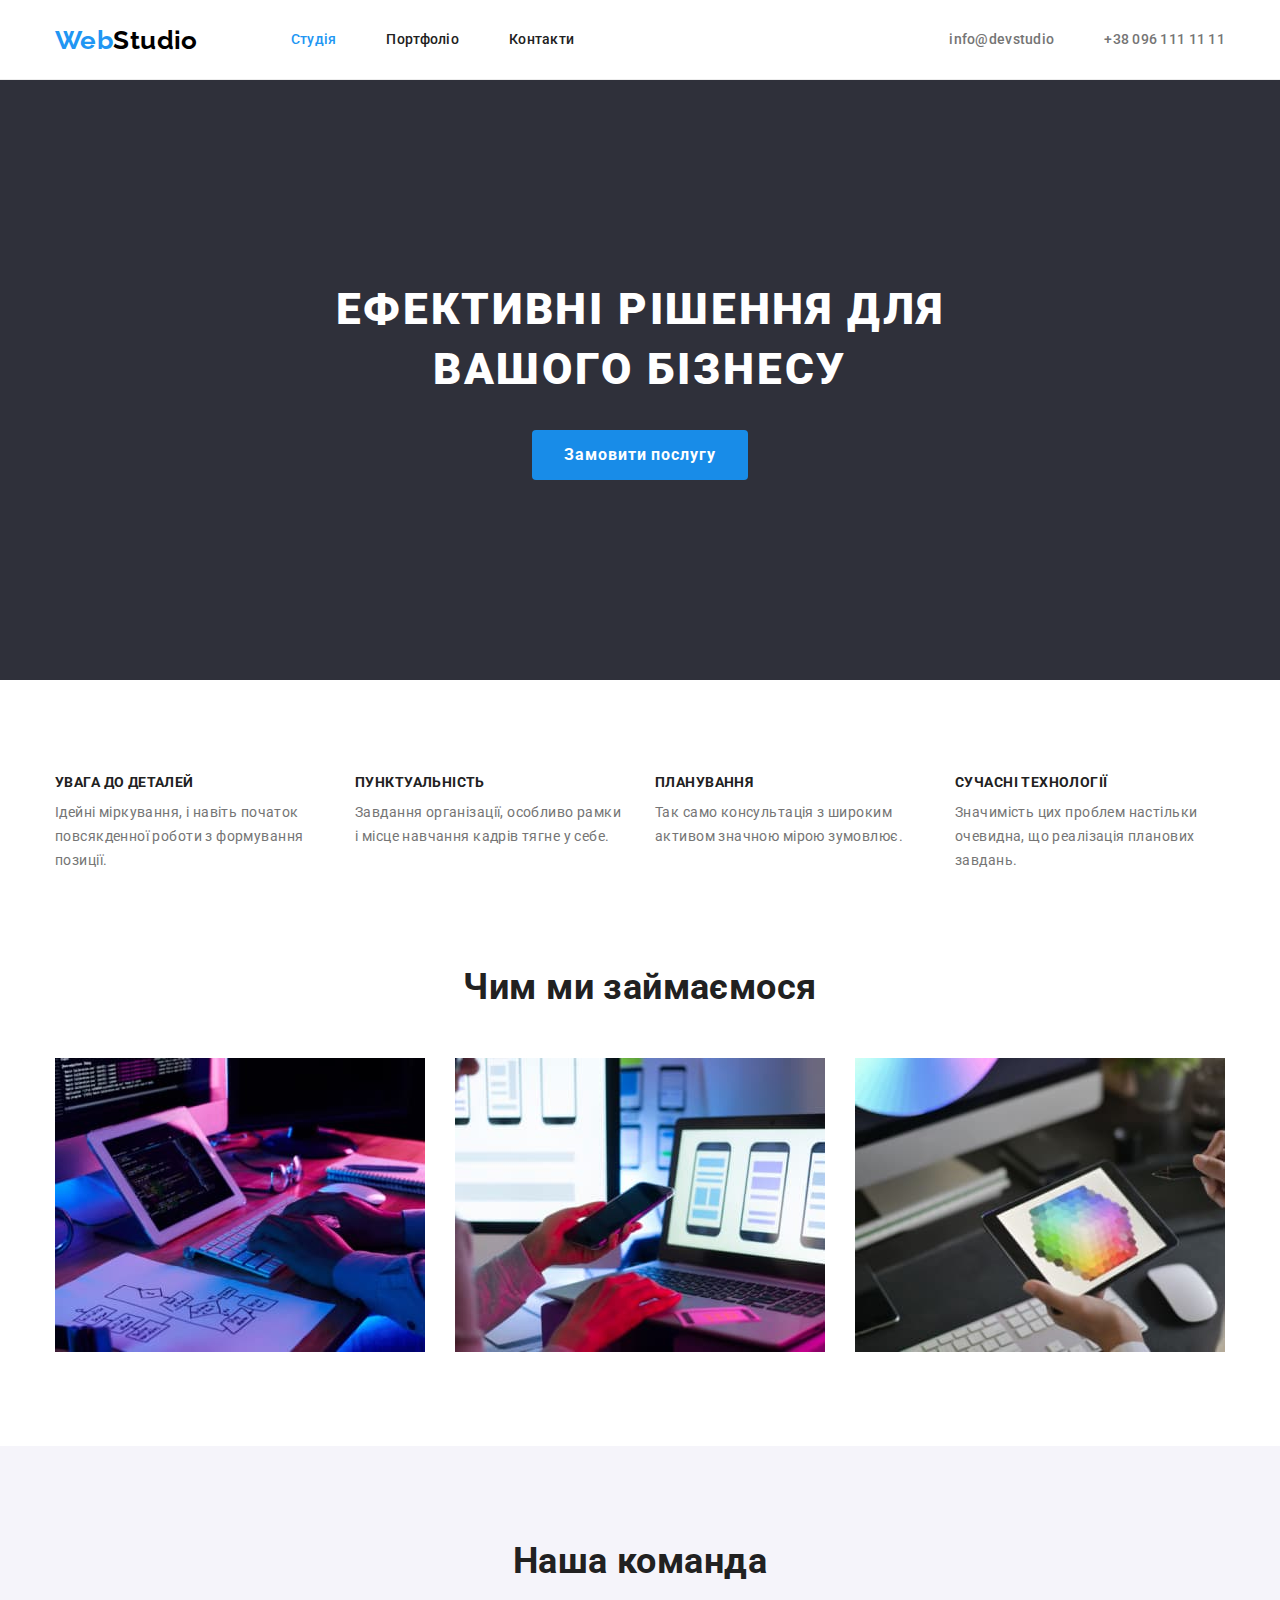
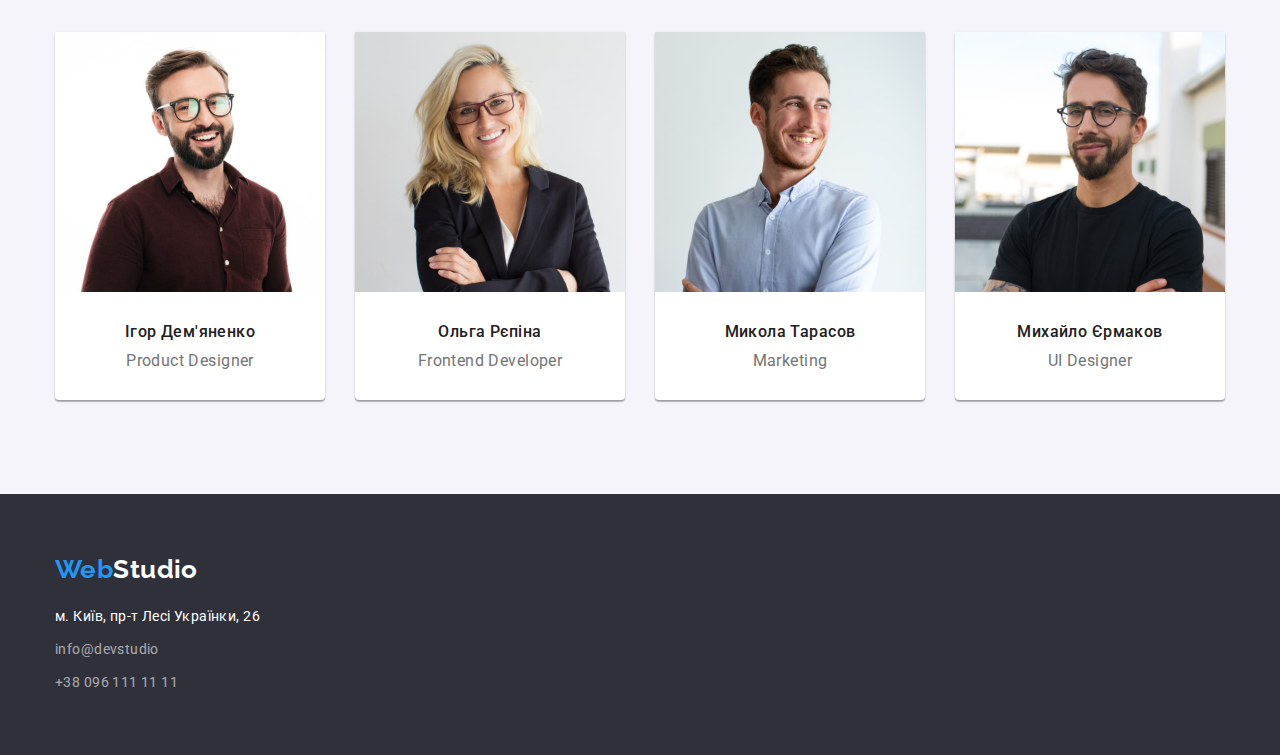
<file: index.html>
<!DOCTYPE html>
<html lang="uk">

<head>
    <meta charset="UTF-8">
    <meta http-equiv="X-UA-Compatible" content="IE=edge">
    <meta name="viewport" content="width=device-width, initial-scale=1.0">
    <title>Third home work</title>
    <link rel="preconnect" href="https://fonts.googleapis.com">
    <link rel="preconnect" href="https://fonts.gstatic.com" crossorigin>
    <link rel="stylesheet"
        href="https://fonts.googleapis.com/css2?family=Raleway:wght@700&family=Roboto:wght@400;500;700;900&display=swap">
    <link rel="stylesheet" href="./CSS/modern-normalize.css">
    <link rel="stylesheet" href="./CSS/styles.css">
</head>

<body>
    <header class="page-header">
        <div class="container header-container">
            <a class="logo" href="./" title="logo"><span class="logo-web">Web</span>Studio</a>
            <nav>
                <ul class="list site-nav">
                    <li class="item"><a class="link-nav current " href="./" title="Студія">Студія</a></li>
                    <li class="item"><a class="link-nav" href="./portfolio.html" title="Портфоліо">Портфоліо</a></li>
                    <li class="item"><a class="link-nav" href="" title="Контакти">Контакти</a></li>
                </ul>
            </nav>
            <ul class="list site-contact">
                <li class="item"><a class="link-adr" href="mailto:info@devstudio"
                        title="надіслати листа">info@devstudio</a></li>
                <li class="item"><a class="link-adr" href="tel:+380961111111" title="зателефонувати">+38 096 111 11
                        11</a></li>
            </ul>
        </div>
    </header>
    <main>
        <!-- Шапка -->
        <section class="section main-banner">
            <div class="container">
                <h1 class="main-title">Ефективні рішення для<br> вашого бізнесу</h1>
                <button type="button" class="btn">Замовити послугу</button>
            </div>
        </section>
        <!-- Особливості -->
        <section class="section our-features">
            <div class="container">

                <h2 class="title-hide">Особливості</h2> <!-- ми це приберемо за допомогою CSS, підгедено у Репети  -->
                <ul class="features list">
                    <li class="card">
                        <h3 class="title">УВАГА ДО ДЕТАЛЕЙ</h3>
                        <p class="text">Ідейні міркування, і навіть початок повсякденної роботи з формування позиції.
                        </p>
                    </li>
                    <li class="card">
                        <h3 class="title">ПУНКТУАЛЬНІСТЬ</h3>
                        <p class="text">Завдання організації, особливо рамки і місце навчання кадрів тягне у себе.</p>
                    </li>
                    <li class="card">
                        <h3 class="title">ПЛАНУВАННЯ</h3>
                        <p class="text">Так само консультація з широким активом значною мірою зумовлює.</p>
                    </li>
                    <li class="card">
                        <h3 class="title">СУЧАСНІ ТЕХНОЛОГІЇ</h3>
                        <p class="text">Значимість цих проблем настільки очевидна, що реалізація планових завдань.</p>
                    </li>
                </ul>
            </div>
        </section>
        <!-- Чим ми займаємося -->
        <section class="section our-work">
            <div class="container">
                <h2 class="section-title">Чим ми займаємося</h2>
                <ul class="work list">
                    <li class="card">
                        <img src="./images/box_1.jpg" width="370" height="294" alt="Чим ми займаємося 1"
                            title="Чим ми займаємося 1">
                    </li>
                    <li class="card">
                        <img src="./images/box_2.jpg" width="370" height="294" alt="Чим ми займаємося 2"
                            title="Чим ми займаємося 2">
                    </li>
                    <li class="card">
                        <img src="./images/box_3.jpg" width="370" height="294" alt="Чим ми займаємося 3"
                            title="Чим ми займаємося 3">
                    </li>
                </ul>
            </div>
        </section>
        <!-- Наша команда -->
        <section class="section our-team">
            <div class="container">
                <h2 class="section-title">Наша команда</h2>
                <ul class="team list">
                    <li class="card">
                        <div class="card-img">
                            <img src="./images/igor.jpg" width="270" height="260" alt="Ігор Дем'яненко"
                                title="Ігор Дем'яненко">
                        </div>
                        <div class="card-content">
                            <h3 class="title">Ігор Дем'яненко</h3>
                            <p lang="en">Product Designer</p>
                        </div>
                    </li>
                    <li class="card">
                        <div class="card-img">
                            <img class="img-bottom" src="./images/olga.jpg" width="270" height="260" alt="Ольга Рєпіна"
                                title="Ольга Рєпіна">
                        </div>
                        <div class="card-content">
                            <h3 class="title">Ольга Рєпіна</h3>
                            <p lang="en">Frontend Developer</p>
                        </div>
                    </li>
                    <li class="card">
                        <div class="card-img">
                            <img class="img-bottom" src="./images/mykola.jpg" width="270" height="260"
                                alt="Микола Тарасов" title="Микола Тарасов">
                        </div>
                        <div class="card-content">
                            <h3 class="title">Микола Тарасов</h3>
                            <p lang="en">Marketing</p>
                        </div>
                    </li>
                    <li class="card">
                        <div class="card-img">
                            <img class="img-bottom" src="./images/mykhailo.jpg" width="270" height="260"
                                alt="Михайло Єрмаков" title="Михайло Єрмаков">
                        </div>
                        <div class="card-content">
                            <h3 class="title">Михайло Єрмаков</h3>
                            <p lang="en">UI Designer</p>
                        </div>
                    </li>
                </ul>
            </div>
        </section>
    </main>
    <footer class="page-footer">
        <div class="container">
            <a class="logo logo--alt" href="/" title="logo"><span class="logo-web">Web</span>Studio</a>
            <address>
                <ul class="list site-adr">
                    <li class="item"><a class="link-adr" href="https://goo.gl/maps/TaMpgBp5hJz27Ky7A"
                            title="показати на мапі" target="_blank" rel="noopener noreferrer">м. Київ, пр-т Лесі
                            Українки, 26</a></li>
                    <li class="item"><a class="link-cont" href="mailto:info@devstudio"
                            title="надіслати листа">info@devstudio</a>
                    </li>
                    <li class="item"><a class="link-cont" href="tel:+380961111111" title="зателефонувати">+38 096 111 11
                            11</a></li>
                </ul>
            </address>
        </div>
    </footer>
</body>

</html>
</file>
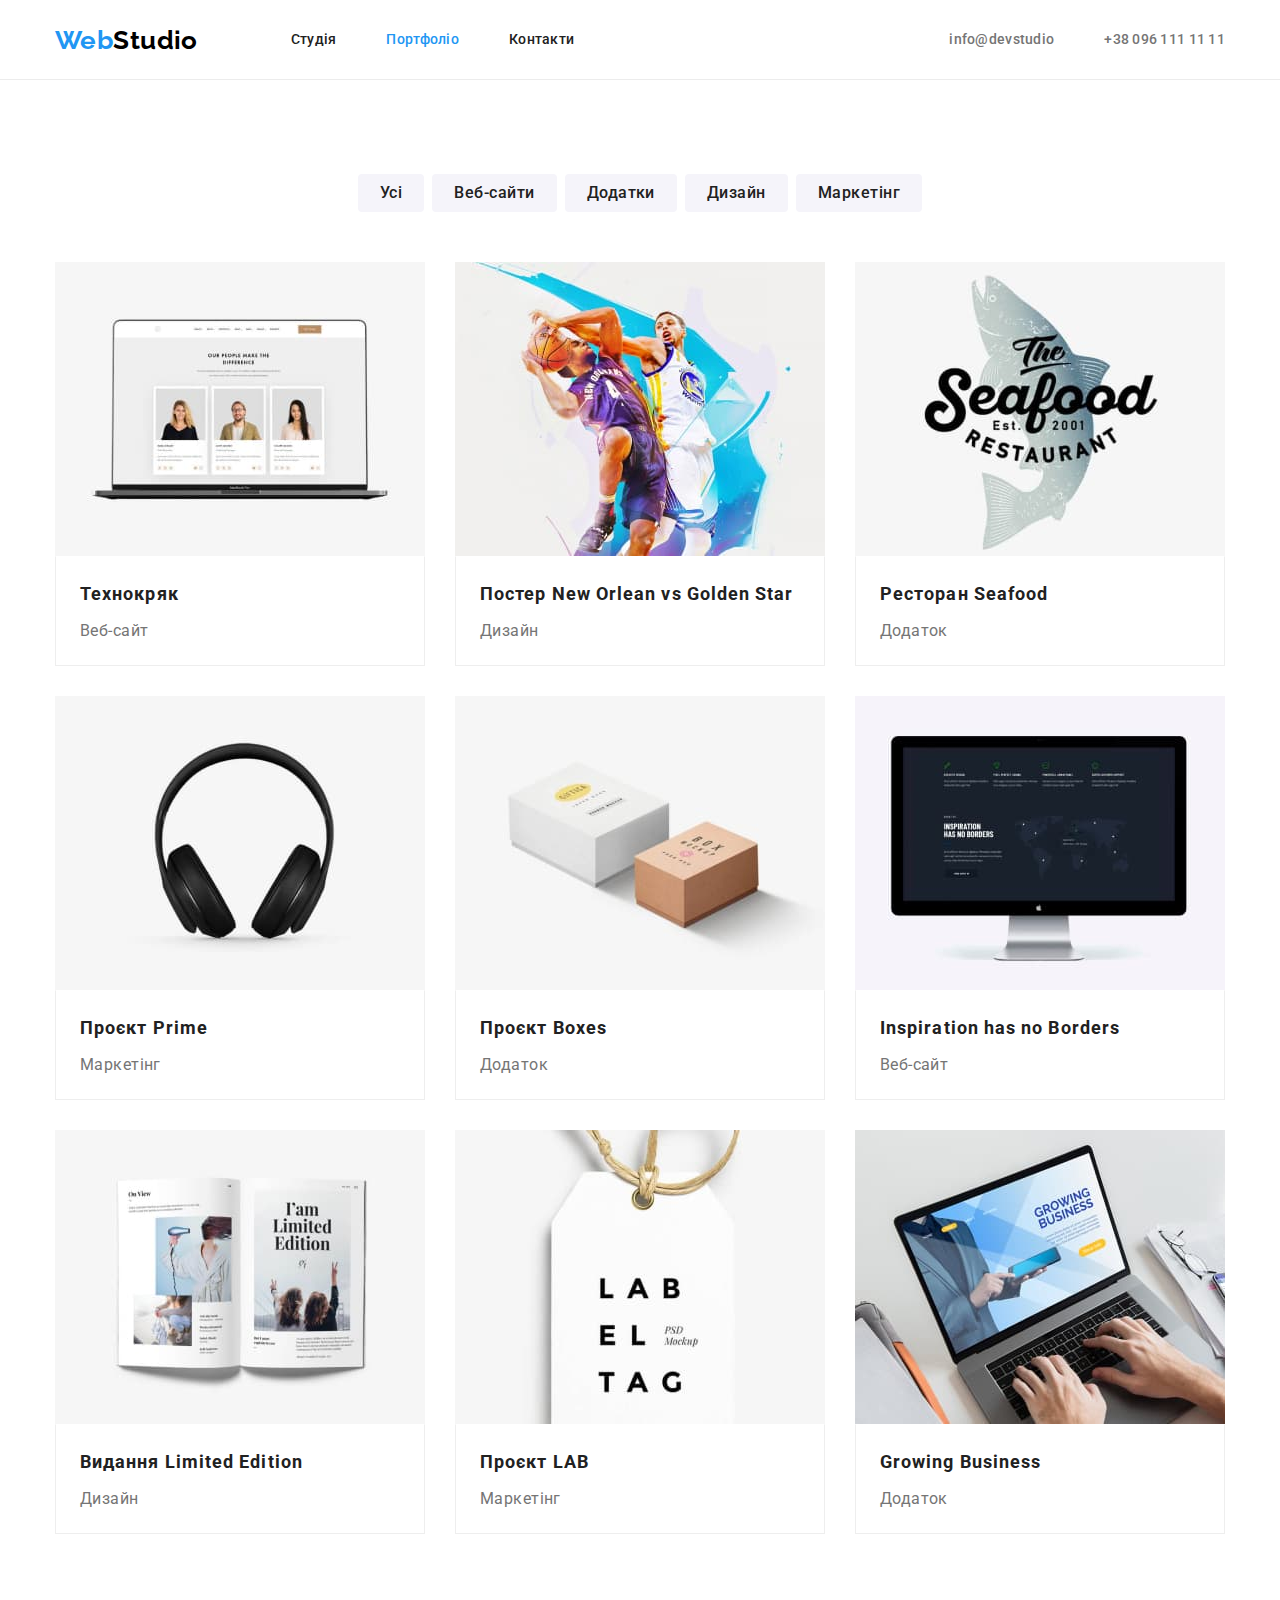
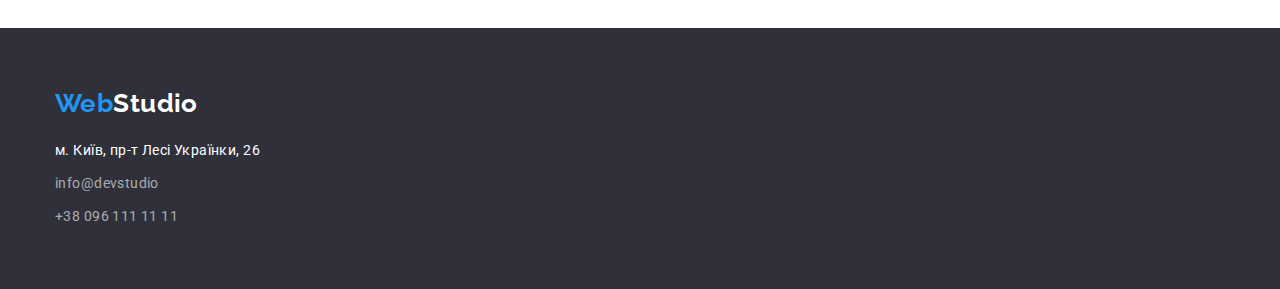
<file: portfolio.html>
<!DOCTYPE html>
<html lang="uk">

<head>
    <meta charset="UTF-8">
    <meta http-equiv="X-UA-Compatible" content="IE=edge">
    <meta name="viewport" content="width=device-width, initial-scale=1.0">
    <title>Third home work</title>
    <link rel="preconnect" href="https://fonts.googleapis.com">
    <link rel="preconnect" href="https://fonts.gstatic.com" crossorigin>
    <link rel="stylesheet"
        href="https://fonts.googleapis.com/css2?family=Raleway:wght@700&family=Roboto:wght@400;500;700;900&display=swap">
    <link rel="stylesheet" href="./CSS/modern-normalize.css">
    <link rel="stylesheet" href="./CSS/styles.css">
</head>

<body>
    <header class="page-header">
        <div class="container header-container">
            <a class="logo" href="./" title="logo"><span class="logo-web">Web</span>Studio</a>
            <nav>
                <ul class="list site-nav">
                    <li class="item"><a class="link-nav" href="./" title="Студія">Студія</a></li>
                    <li class="item"><a class="link-nav current" href="./portfolio.html" title="Портфоліо">Портфоліо</a>
                    </li>
                    <li class="item"><a class="link-nav" href="" title="Контакти">Контакти</a></li>
                </ul>
            </nav>
            <ul class="list site-contact">
                <li class="item"><a class="link-adr" href="mailto:info@devstudio"
                        title="надіслати листа">info@devstudio</a></li>
                <li class="item"><a class="link-adr" href="tel:+380961111111" title="зателефонувати">+38 096 111 11
                        11</a></li>
            </ul>
        </div>
    </header>
    <main>
        <!--  -->
        <section class="section">
            <h1 class="title-hide">Портфоліо</h1>
            <div class="container">
                <ul class="list filter">
                    <li class="item"><button type="button" class="btn">Усі</button></li>
                    <li class="item"><button type="button" class="btn">Веб-сайти</button></li>
                    <li class="item"><button type="button" class="btn">Додатки</button></li>
                    <li class="item"><button type="button" class="btn">Дизайн</button></li>
                    <li class="item"><button type="button" class="btn">Маркетінг</button></li>
                </ul>
            </div>

            <div class="container">
                <ul class="list cards">
                    <li class="card">
                        <div class="card-img">
                            <img src="./images/work_01.jpg" width="370" height="294" alt="Project 1" title="Project 1">
                        </div>
                        <div class="card-content">
                            <h2 class="project">Технокряк</h2>
                            <p class="categories">Веб-сайт</p>
                        </div>
                    </li>
                    <li class="card">
                        <div class="card-img">
                            <img src="./images/work_02.jpg" width="370" height="294" alt="Project 2" title="Project 2">
                        </div>
                        <div class="card-content">
                            <h2 class="project">Постер New Orlean vs Golden Star</h2>
                            <p class="categories">Дизайн</p>
                        </div>

                    </li>
                    <li class="card">
                        <div class="card-img">
                            <img src="./images/work_03.jpg" width="370" height="294" alt="Project 3" title="Project 3">
                        </div>
                        <div class="card-content">
                            <h2 class="project">Ресторан Seafood</h2>
                            <p class="categories">Додаток</p>
                        </div>
                    </li>
                    <li class="card">
                        <div class="card-img">
                            <img src="./images/work_04.jpg" width="370" height="294" alt="Project 4" title="Project 4">
                        </div>
                        <div class="card-content">
                            <h2 class="project">Проєкт Prime</h2>
                            <p class="categories">Маркетінг</p>
                        </div>
                    </li>
                    <li class="card">
                        <div class="card-img">
                            <img src="./images/work_05.jpg" width="370" height="294" alt="Project 5" title="Project 5">
                        </div>
                        <div class="card-content">
                            <h2 class="project">Проєкт Boxes</h2>
                            <p class="categories">Додаток</p>
                        </div>
                    </li>
                    <li class="card">
                        <div class="card-img">
                            <img src="./images/work_06.jpg" width="370" height="294" alt="Project 6" title="Project 6">
                        </div>
                        <div class="card-content">
                            <h2 class="project">Inspiration has no Borders</h2>
                            <p class="categories">Веб-сайт</p>
                        </div>
                    </li>
                    <li class="card">
                        <div class="card-img">
                            <img src="./images/work_07.jpg" width="370" height="294" alt="Project 7" title="Project 7">
                        </div>
                        <div class="card-content">
                            <h2 class="project">Видання Limited Edition</h2>
                            <p class="categories">Дизайн</p>
                        </div>
                    </li>
                    <li class="card">
                        <div class="card-img">
                            <img src="./images/work_08.jpg" width="370" height="294" alt="Project 8" title="Project 8">
                        </div>
                        <div class="card-content">
                            <h2 class="project">Проєкт LAB</h2>
                            <p class="categories">Маркетінг</p>
                        </div>
                    </li>
                    <li class="card">
                        <div class="card-img">
                            <img src="./images/work_09.jpg" width="370" height="294" alt="Project 9" title="Project 9">
                        </div>
                        <div class="card-content">
                            <h2 class="project">Growing Business</h2>
                            <p class="categories">Додаток</p>
                        </div>
                    </li>
                </ul>
            </div>
        </section>
    </main>
    <footer class="page-footer">
        <div class="container">
            <a class="logo logo--alt" href="/" title="logo"><span class="logo-web">Web</span>Studio</a>
            <address>
                <ul class="list site-adr">
                    <li class="item"><a class="link-adr" href="https://goo.gl/maps/TaMpgBp5hJz27Ky7A"
                            title="показати на мапі" target="_blank" rel="noopener noreferrer">м. Київ, пр-т Лесі
                            Українки, 26</a></li>
                    <li class="item"><a class="link-cont" href="mailto:info@devstudio"
                            title="надіслати листа">info@devstudio</a>
                    </li>
                    <li class="item"><a class="link-cont" href="tel:+380961111111" title="зателефонувати">+38 096 111 11
                            11</a></li>
                </ul>
            </address>
        </div>
    </footer>
</body>

</html>
</file>
<file: CSS/styles.css>
:root {

    --decoration-color:#2196F3;         /* частини тексту, кнопки*/
    --heading-text-color: #212121;      /* Текст заголовка */
    --main-text-color: #757575;         /* Текст */
    --main-white-color: #ffffff;        /* просто білий колір */
    --black-color:#000000;              /* просто чорний колір */
    --fotter-background-color:#2F303A;  /*колір футера*/
    --contact-link-color:rgba(255, 255, 255, 0.6); /*контакти в футері*/
    --button-main-color:#188CE8;        /* кнопка на головній */
    --button-filter-color:#F5F4FA;      /* кнопки в портфоліо */
    --header-bottom-border:#ECECEC;     /* Нижній бордюр хедера */
    --card-border:#EEE;                 /* Рамка картки*/
    --secondary-background-color:#F5F4FA;  /* Допоміжний колір фону*/

    --cards-gap: 30px;          /* Відступ у картках портфоліо */
    --features-gap: 30px;       /* Відступ у картках особливості */
    --work-gap: 30px;           /* Відступ у картках робот */
    --team-gap: 30px;           /* Відступ у картках команди */

    --cards-count: 3;           /* Карток в лінії портфоліо */  
    --features-count: 4;        /* Карток в лінії особливості */
    --work-count: 3;           /* Карток в лінії робот */
    --team-count: 4;             /* Карток в лінії команди */    
}

h1, h2, h3, h4, 
h5, h6, p, ul {
    margin: 0;
    padding: 0;
}

img {
    display: block;
    width: 100%;
    height: auto;
}

body {
    font-family: 'Roboto', Arial, Helvetica, sans-serif;
    font-size: 14px;
    letter-spacing: 0.03em;
    color: var(--main-text-color);
    background-color: var(--main-white-color)
} 
.container {
    max-width: 1200px;
    padding: 0 15px;
    margin: 0 auto;

    /* Закоментить */
    /* outline: red solid 2px;
    margin: 5px auto; */
}

.section {
    padding-top: 94px;
    padding-bottom: 94px;
}

.list {
    list-style: none;
}
/*====== header ======*/

.page-header {
    background-color: var(--main-white-color);
    border-bottom: 1px solid var(--header-bottom-border);
    border-top: 1px solid transparent;
}

/*====== logo ======*/

.logo {
    font-family: 'Raleway', sans-serif;
    font-weight: 700;
    font-size: 26px;
    line-height: 1.19;
    color:var(--black-color);
    text-decoration: none;   
}

.logo-web {
    color: var(--decoration-color);   
}

/*====== navigation ======*/

.site-nav, 
.site-contact {
    font-weight: 500;
    line-height: 1.14;
    letter-spacing: 0.02em;
    display: flex;  
}

.site-nav {
    margin-left: 93px;
}

.site-contact {
    margin-left: auto;
}


.site-nav .link-nav,
 .site-contact .link-adr {
    display: block;
    padding-top: 31px;
    padding-bottom: 31px;

    color: var(--heading-text-color);
    text-decoration: none;
}


.site-nav .item:not(:first-child),
.site-contact .item:not(:first-child) {
    margin-left: 50px;
}
.site-contact .link-adr:last-child {
    margin-right: 0;
}
.site-contact .link-adr{
    color: var(--main-text-color);
    margin-right: 50px;
}

.link-adr {
    color: var(--main-white-color);
    text-decoration: none;
}
.link-nav:hover, .link-nav:focus,
.link-adr:hover, .link-adr:focus,
.link-cont:hover, .link-cont:focus,
.link-nav.current {
    color: var(--decoration-color);
}

.header-container {
    display: flex;
    align-items: center;
}

/* main content */
        /* main page */

.main-banner {
    padding-top: 200px;
    padding-bottom: 200px;
    text-align: center;

    background-color: var(--fotter-background-color);

}
.main-title {
    margin-bottom: 30px;

    font-weight: 900;
    font-size: 44px;
    line-height: 1.36;   
    letter-spacing: 0.06em;
    color: var(--main-white-color);
    text-transform: uppercase;
    
}

.btn {
    padding: 10px 32px;
    font-family: inherit;
    font-weight: 700;
    font-size: 16px;
    line-height: 1.87;
    letter-spacing: 0.06em;
    color: var(--main-white-color);
    background-color:var(--button-main-color) ;
    
    border-radius: 4px;
    border: none;
    cursor: pointer;
}

.btn:hover,
.btn:focus {
    color: var(--main-white-color);
    background-color: var(--decoration-color);
}



.list .btn:hover,
.list .btn:focus {
    color: var(--main-white-color);
    background-color: var(--decoration-color);
}

.section-title {
    margin-bottom: 50px;
    font-size: 36px;
    line-height: 1.17;
    text-align: center;
    color: var(--heading-text-color);
}
.title-hide {
    pointer-events: none;
    position: absolute;
    width: 1px;
    height: 1px;
    margin: -1px;
    border: 0;
    padding: 0;
    white-space: nowrap;
    clip-path: inset(100%);
    clip: rect(0 0 0 0);
    overflow: hidden;
}

.title {
    margin-bottom: 10px;
    font-size: inherit;
    color: var(--heading-text-color);
}

.our-features {
    padding-bottom: 0;
}
.features {
    display: flex;
    flex-wrap: wrap;
    justify-content: space-between;
    margin-left: calc(-1 * var(--features-gap));
    margin-top: calc(-1 * var(--features-gap));

    line-height: 1.15;   
}

.features .card { 
    flex-basis: calc(100% /var(--features-count) - var(--features-gap));
    margin-left: var(--features-gap);
    margin-top: var(--features-gap);
} 

 .features .text {
    line-height: 1.72;
}


.work {
    display: flex;
    flex-wrap: wrap;
    justify-content: space-between;
    margin-left: calc(-1 * var(--work-gap));
    margin-top: calc(-1 * var(--work-gap));
}

.work .card {
    flex-basis: calc(100% /var(--work-count) - var(--work-gap));
    margin-left: var(--work-gap);
    margin-top: var(--work-gap);
}

.our-team {
    background: var(--secondary-background-color);
}
.team {
    display: flex;
    flex-wrap: wrap;
    margin-left: calc(-1 * var(--team-gap));
    margin-top: calc(-1 * var(--team-gap));

    font-size: 16px;
    line-height: 1.19;
}

.team .card {
    flex-basis: calc(100% /var(--team-count) - var(--team-gap));
    margin-left: var(--team-gap);
    margin-top: var(--team-gap);

    background: var(--main-white-color);   
    box-shadow: 0px 1px 3px rgba(0, 0, 0, 0.12), 0px 1px 1px rgba(0, 0, 0, 0.14), 0px 2px 1px rgba(0, 0, 0, 0.2);
    border-radius: 0px 0px 4px 4px;
}

.team .title {
    font-weight: 500;
}

.team .card-content {
    text-align: center;
    padding: 30px 0px;
}

    /* portfolio page */

.filter {
    display: flex;
    justify-content: center;
    margin-bottom: 50px;
}

.filter .btn {
    padding: 6px 22px;
    font-weight: 500;
    line-height: 1.62;
    letter-spacing: 0.03em;
    color: var(--heading-text-color);
    background-color: var(--button-filter-color);
}

.filter .item:not(:first-child) {
    margin-left: 8px;
    
}

.cards {
    display: flex;
    flex-wrap: wrap;
    margin-left: calc(-1 * var(--cards-gap));
    margin-top: calc(-1 * var(--cards-gap));
}

.cards .card {
    flex-basis: calc(100% /var(--cards-count) - var(--cards-gap));
    margin-left: var(--cards-gap);
    margin-top: var(--cards-gap);
}

.cards .card-content {
    padding: 19px 24px;
    border:1px solid var(--card-border);
    border-top: 1px solid transparent;
}

.cards .project {
    margin-bottom: 4px;

    font-size: 18px;
    line-height: 2;
    letter-spacing: 0.06em;
    color: var(--heading-text-color);

}

.cards .categories {
    font-size: 16px;
    line-height: 1.88;
}

/*=======  footer  ======*/

.page-footer {
    padding-top: 60px;
    padding-bottom: 60px;

    background-color: var(--fotter-background-color);
}

.logo--alt {
    display:inline-block;
    margin-bottom: 20px;
    color: var(--main-white-color);
}

.site-adr .item:not(:first-child) {

    margin-top: 9px;

}

/*====== adress  ======*/

.site-adr {
    font-style: normal;
    line-height: 1.71;
}

.link-cont {
    color: var(--contact-link-color);
    text-decoration: none;
}
</file>
